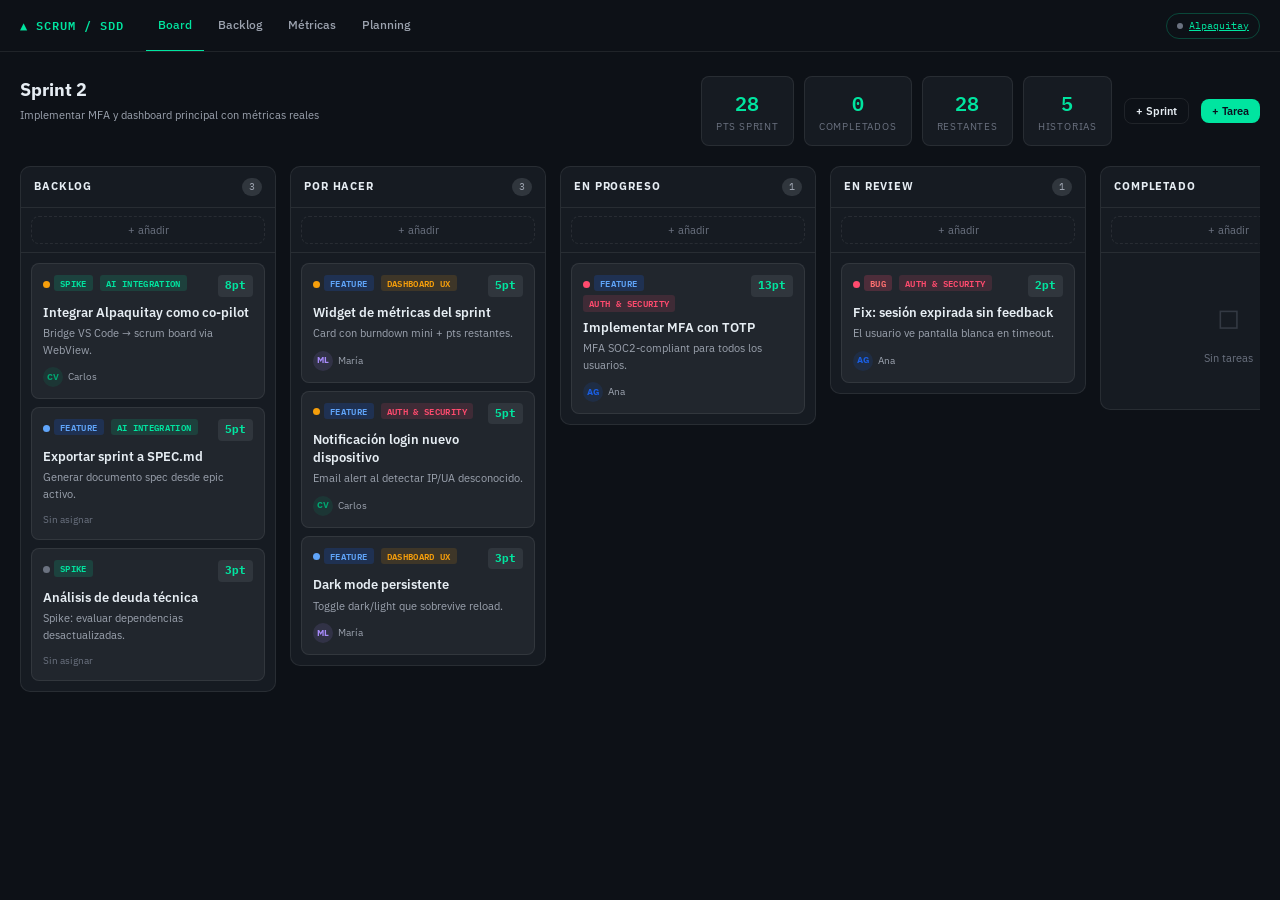
<file: index.html>
<!DOCTYPE html>
<html lang="es">
<head>
<meta charset="UTF-8">

<meta name="viewport" content="width=device-width, initial-scale=1.0">
<meta name="theme-color" content="#050a14">
<link rel="icon" href="/favicon.ico" sizes="any">
<link rel="shortcut icon" href="/favicon.ico">
<link rel="icon" type="image/svg+xml" href="/icons/favicon.svg">
<link rel="icon" type="image/png" sizes="16x16" href="/icons/favicon-16x16.png">
<link rel="icon" type="image/png" sizes="32x32" href="/icons/favicon-32x32.png">
<link rel="icon" type="image/png" sizes="48x48" href="/icons/favicon-48x48.png">
<link rel="icon" type="image/png" sizes="96x96" href="/icons/favicon-96x96.png">
<link rel="apple-touch-icon" sizes="180x180" href="/icons/apple-touch-icon.png">
<link rel="manifest" href="/icons/site.webmanifest">
<title>Board — Scrum / SDD | Alpaquitay</title>
<link rel="preconnect" href="https://fonts.googleapis.com">
<link href="https://fonts.googleapis.com/css2?family=IBM+Plex+Mono:wght@300;400;600&family=IBM+Plex+Sans:wght@300;400;600;700&display=swap" rel="stylesheet">
<link rel="stylesheet" href="style.css">
<link rel="stylesheet" href="https://www.specsolid.com/shared/specsolid-search.css">
</head>
<body>

<!-- NAV -->
<nav>
  <a href="./" class="nav-brand">▲ SCRUM / SDD</a>
  <a href="./" class="nav-btn active">Board</a>
  <a href="backlog/" class="nav-btn">Backlog</a>
  <a href="metricas/" class="nav-btn">Métricas</a>
  <a href="planning/" class="nav-btn">Planning</a>
  <div class="nav-spacer"></div>
  <a href="alpaquitay/" class="aq-badge" id="aqBadge">
    <div class="aq-dot" id="aqDot"></div>
    <span id="aqLabel">Alpaquitay</span>
  </a>
</nav>

<!-- PAGE: BOARD -->
<div id="page-board" class="page active">
  <div class="container">
    <div class="sprint-hd">
      <div>
        <h2 id="sprintName">—</h2>
        <p id="sprintGoal">—</p>
      </div>
      <div style="display:flex;align-items:center;gap:12px;flex-wrap:wrap">
        <div class="sprint-stats" id="sprintStats"></div>
        <button class="btn btn-sm btn-o" onclick="openModal('sprint')">+ Sprint</button>
        <button class="btn btn-sm btn-p" onclick="openModal('task',null,'todo')">+ Tarea</button>
      </div>
    </div>
    <div class="board" id="board"></div>
  </div>
</div>

<!-- MODAL: TASK -->
<div class="overlay" id="taskOverlay">
  <div class="modal">
    <h3 id="taskModalTitle">Nueva Historia</h3>
    <div class="frow">
      <div class="fg"><label class="fl">Tipo</label>
        <select class="fs" id="tType">
          <option value="feature">Feature</option>
          <option value="bug">Bug</option>
          <option value="tech">Tech Debt</option>
          <option value="spike">Spike</option>
        </select>
      </div>
      <div class="fg"><label class="fl">Prioridad</label>
        <select class="fs" id="tPriority">
          <option value="critical">Critical</option>
          <option value="high">High</option>
          <option value="medium" selected>Medium</option>
          <option value="low">Low</option>
        </select>
      </div>
    </div>
    <div class="fg"><label class="fl">Título</label><input class="fi" id="tTitle" placeholder="Como usuario quiero..."></div>
    <div class="fg"><label class="fl">Descripción</label><textarea class="ft" id="tDesc" placeholder="Contexto, restricciones, notas técnicas..."></textarea></div>
    <div class="frow">
      <div class="fg"><label class="fl">Puntos (Fibonacci)</label>
        <select class="fs" id="tPoints">
          <option value="1">1</option><option value="2">2</option>
          <option value="3">3</option><option value="5" selected>5</option>
          <option value="8">8</option><option value="13">13</option>
          <option value="21">21</option>
        </select>
      </div>
      <div class="fg"><label class="fl">Asignar a</label>
        <select class="fs" id="tAssignee"></select>
      </div>
    </div>
    <div class="fg"><label class="fl">Epic</label>
      <select class="fs" id="tEpic"><option value="">Sin epic</option></select>
    </div>
    <div class="fg"><label class="fl">Criterios de aceptación</label>
      <textarea class="ft" id="tAC" placeholder="✅ Dado... cuando... entonces...&#10;✅ El sistema debe..."></textarea>
    </div>
    <div style="display:flex;gap:8px;margin-top:6px">
      <button class="btn btn-sm btn-ai" onclick="aqEstimate()">✦ Estimar con AI</button>
      <button class="btn btn-sm btn-ai" onclick="aqRefineTask()">✦ Refinar historia</button>
    </div>
    <div class="mf">
      <button class="btn btn-o" onclick="closeModal('taskOverlay')">Cancelar</button>
      <button class="btn btn-p" onclick="saveTask()">Guardar</button>
    </div>
  </div>
</div>

<!-- MODAL: SPRINT -->
<div class="overlay" id="sprintOverlay">
  <div class="modal">
    <h3>Configurar Sprint</h3>
    <div class="fg"><label class="fl">Nombre del sprint</label><input class="fi" id="sName" placeholder="Sprint 3"></div>
    <div class="fg"><label class="fl">Objetivo del sprint</label><textarea class="ft" id="sGoal" placeholder="Al final de este sprint..."></textarea></div>
    <div class="frow">
      <div class="fg"><label class="fl">Inicio</label><input type="date" class="fi" id="sStart"></div>
      <div class="fg"><label class="fl">Fin</label><input type="date" class="fi" id="sEnd"></div>
    </div>
    <div class="fg"><label class="fl">Capacidad (pts)</label><input type="number" class="fi" id="sCapacity" value="40"></div>
    <div class="mf">
      <button class="btn btn-o" onclick="closeModal('sprintOverlay')">Cancelar</button>
      <button class="btn btn-p" onclick="saveSprint()">Activar Sprint</button>
    </div>
  </div>
</div>

<div class="toasts" id="toasts"></div>

<script>
window.SpecSearch = {
  site: 'scrum',
  lang: 'es',
  topics: ['Sprint Planning','Backlog','Kanban Board','Story Points','Velocity','Scrum Master','Retrospective','Definition of Done','User Story'],
};
</script>
<script src="https://www.specsolid.com/shared/specsolid-search.js" defer></script>
<script src="data.js"></script>
<script>
initState();
AQ.init();
renderBoard();
document.querySelectorAll('.overlay').forEach(ov => {
  ov.addEventListener('click', e => { if (e.target === ov) ov.classList.remove('open'); });
});
</script>
</body>
</html>
</file>
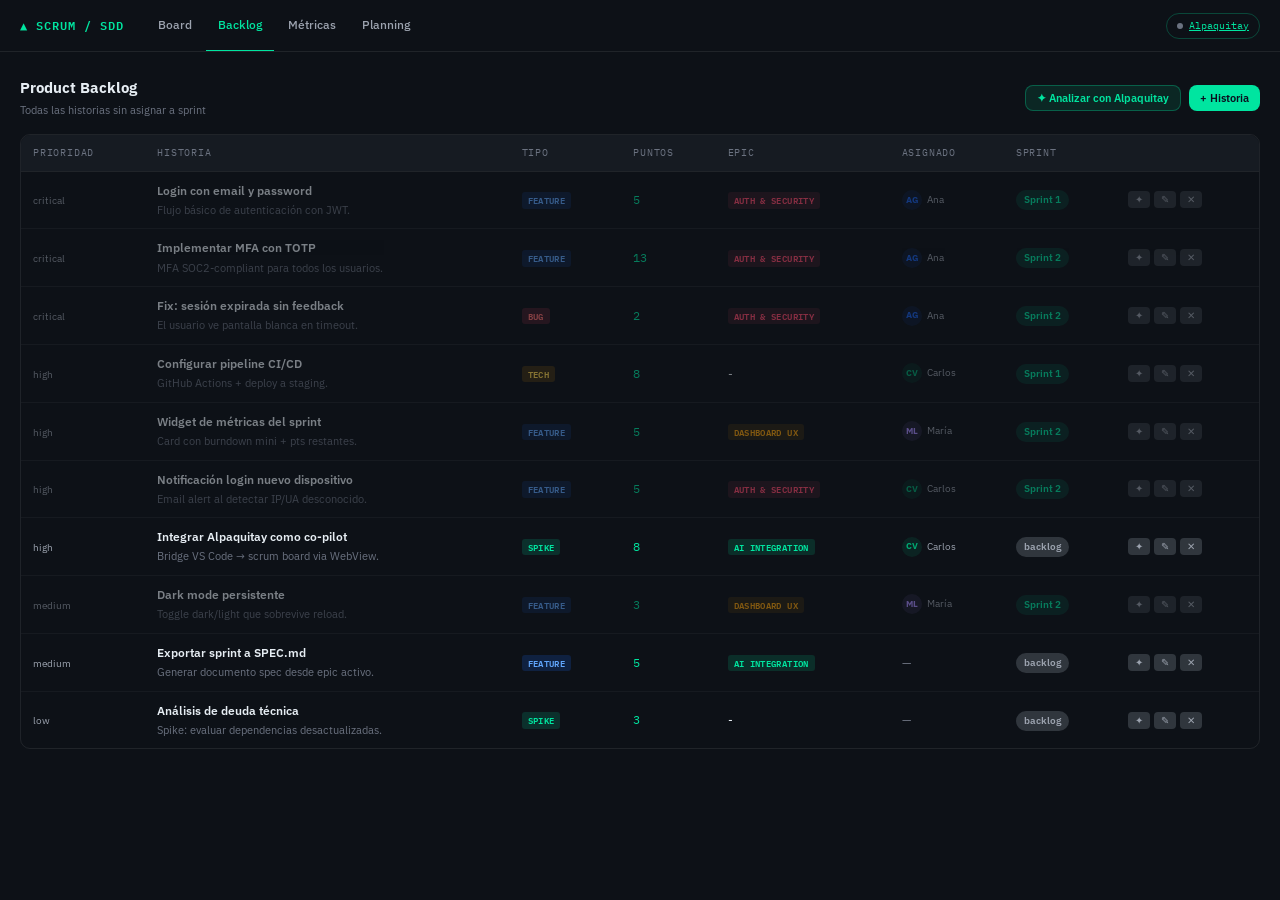
<file: backlog/index.html>
<!DOCTYPE html>
<html lang="es">
<head>
<meta charset="UTF-8">

<meta name="viewport" content="width=device-width, initial-scale=1.0">
<meta name="theme-color" content="#050a14">
<link rel="icon" href="/favicon.ico" sizes="any">
<link rel="shortcut icon" href="/favicon.ico">
<link rel="icon" type="image/svg+xml" href="/icons/favicon.svg">
<link rel="icon" type="image/png" sizes="16x16" href="/icons/favicon-16x16.png">
<link rel="icon" type="image/png" sizes="32x32" href="/icons/favicon-32x32.png">
<link rel="icon" type="image/png" sizes="48x48" href="/icons/favicon-48x48.png">
<link rel="icon" type="image/png" sizes="96x96" href="/icons/favicon-96x96.png">
<link rel="apple-touch-icon" sizes="180x180" href="/icons/apple-touch-icon.png">
<link rel="manifest" href="/icons/site.webmanifest">
<title>Backlog — Scrum / SDD | Alpaquitay</title>
<link rel="preconnect" href="https://fonts.googleapis.com">
<link href="https://fonts.googleapis.com/css2?family=IBM+Plex+Mono:wght@300;400;600&family=IBM+Plex+Sans:wght@300;400;600;700&display=swap" rel="stylesheet">
<link rel="stylesheet" href="../style.css">
</head>
<body>

<!-- NAV -->
<nav>
  <a href="../" class="nav-brand">▲ SCRUM / SDD</a>
  <a href="../" class="nav-btn">Board</a>
  <a href="../backlog/" class="nav-btn active">Backlog</a>
  <a href="../metricas/" class="nav-btn">Métricas</a>
  <a href="../planning/" class="nav-btn">Planning</a>
  <div class="nav-spacer"></div>
  <a href="../alpaquitay/" class="aq-badge" id="aqBadge">
    <div class="aq-dot" id="aqDot"></div>
    <span id="aqLabel">Alpaquitay</span>
  </a>
</nav>

<!-- PAGE: BACKLOG -->
<div id="page-backlog" class="page active">
  <div class="container">
    <div class="sh">
      <div><h2>Product Backlog</h2><p>Todas las historias sin asignar a sprint</p></div>
      <div class="sh-actions">
        <button class="btn btn-sm btn-ai" onclick="aqAnalyzeBacklog()">✦ Analizar con Alpaquitay</button>
        <button class="btn btn-sm btn-p" onclick="openModal('task',null,'backlog')">+ Historia</button>
      </div>
    </div>
    <div class="tbl-wrap">
      <table>
        <thead><tr id="backlogHead"></tr></thead>
        <tbody id="backlogBody"></tbody>
      </table>
    </div>
  </div>
</div>

<!-- MODAL: TASK -->
<div class="overlay" id="taskOverlay">
  <div class="modal">
    <h3 id="taskModalTitle">Nueva Historia</h3>
    <div class="frow">
      <div class="fg"><label class="fl">Tipo</label>
        <select class="fs" id="tType">
          <option value="feature">Feature</option>
          <option value="bug">Bug</option>
          <option value="tech">Tech Debt</option>
          <option value="spike">Spike</option>
        </select>
      </div>
      <div class="fg"><label class="fl">Prioridad</label>
        <select class="fs" id="tPriority">
          <option value="critical">Critical</option>
          <option value="high">High</option>
          <option value="medium" selected>Medium</option>
          <option value="low">Low</option>
        </select>
      </div>
    </div>
    <div class="fg"><label class="fl">Título</label><input class="fi" id="tTitle" placeholder="Como usuario quiero..."></div>
    <div class="fg"><label class="fl">Descripción</label><textarea class="ft" id="tDesc" placeholder="Contexto, restricciones, notas técnicas..."></textarea></div>
    <div class="frow">
      <div class="fg"><label class="fl">Puntos (Fibonacci)</label>
        <select class="fs" id="tPoints">
          <option value="1">1</option><option value="2">2</option>
          <option value="3">3</option><option value="5" selected>5</option>
          <option value="8">8</option><option value="13">13</option>
          <option value="21">21</option>
        </select>
      </div>
      <div class="fg"><label class="fl">Asignar a</label>
        <select class="fs" id="tAssignee"></select>
      </div>
    </div>
    <div class="fg"><label class="fl">Epic</label>
      <select class="fs" id="tEpic"><option value="">Sin epic</option></select>
    </div>
    <div class="fg"><label class="fl">Criterios de aceptación</label>
      <textarea class="ft" id="tAC" placeholder="✅ Dado... cuando... entonces...&#10;✅ El sistema debe..."></textarea>
    </div>
    <div style="display:flex;gap:8px;margin-top:6px">
      <button class="btn btn-sm btn-ai" onclick="aqEstimate()">✦ Estimar con AI</button>
      <button class="btn btn-sm btn-ai" onclick="aqRefineTask()">✦ Refinar historia</button>
    </div>
    <div class="mf">
      <button class="btn btn-o" onclick="closeModal('taskOverlay')">Cancelar</button>
      <button class="btn btn-p" onclick="saveTask()">Guardar</button>
    </div>
  </div>
</div>

<div class="toasts" id="toasts"></div>

<script src="../data.js"></script>
<script>
initState();
AQ.init();
renderBacklog();
document.querySelectorAll('.overlay').forEach(ov => {
  ov.addEventListener('click', e => { if (e.target === ov) ov.classList.remove('open'); });
});
</script>
</body>
</html>
</file>
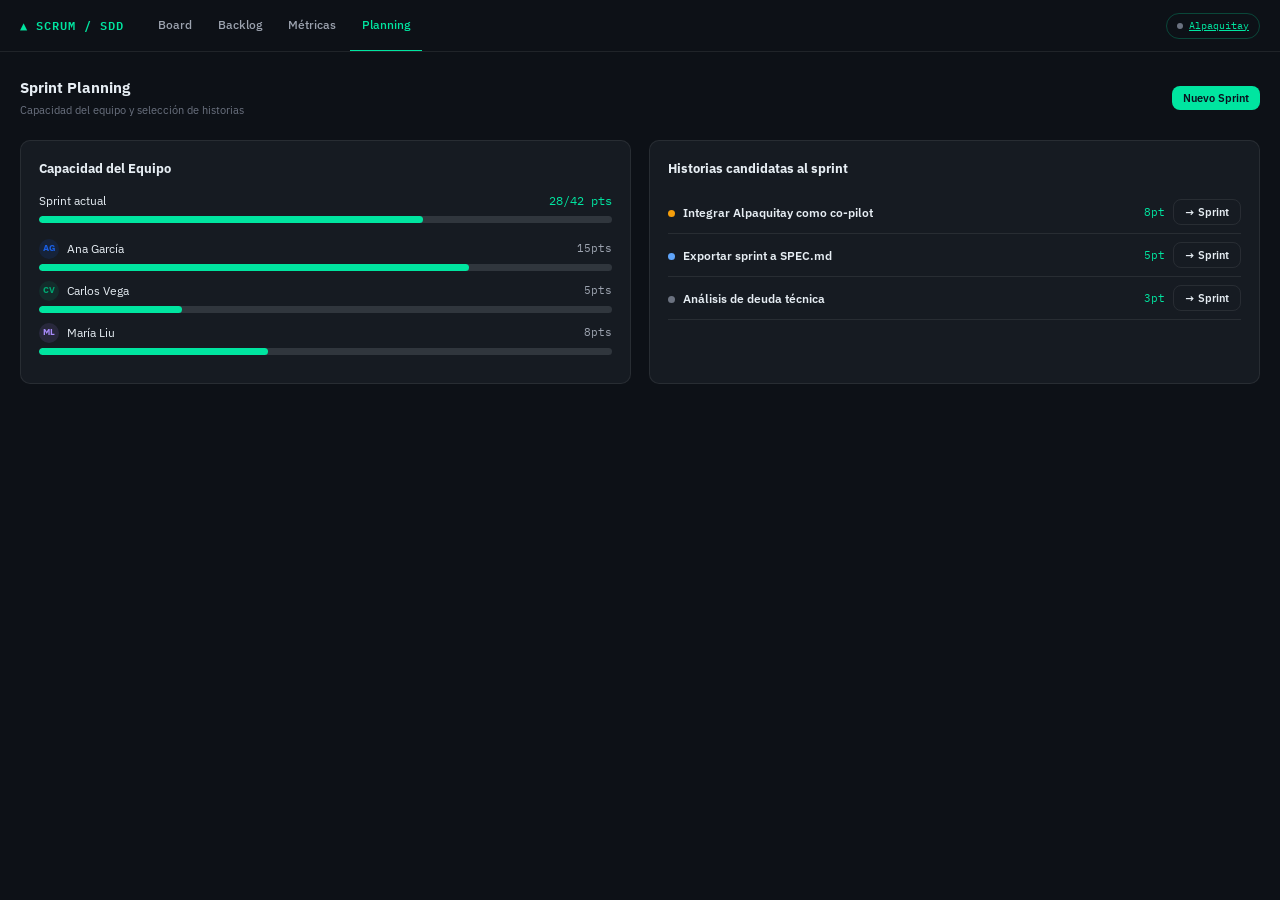
<file: planning/index.html>
<!DOCTYPE html>
<html lang="es">
<head>
<meta charset="UTF-8">

<meta name="viewport" content="width=device-width, initial-scale=1.0">
<meta name="theme-color" content="#050a14">
<link rel="icon" href="/favicon.ico" sizes="any">
<link rel="shortcut icon" href="/favicon.ico">
<link rel="icon" type="image/svg+xml" href="/icons/favicon.svg">
<link rel="icon" type="image/png" sizes="16x16" href="/icons/favicon-16x16.png">
<link rel="icon" type="image/png" sizes="32x32" href="/icons/favicon-32x32.png">
<link rel="icon" type="image/png" sizes="48x48" href="/icons/favicon-48x48.png">
<link rel="icon" type="image/png" sizes="96x96" href="/icons/favicon-96x96.png">
<link rel="apple-touch-icon" sizes="180x180" href="/icons/apple-touch-icon.png">
<link rel="manifest" href="/icons/site.webmanifest">
<title>Planning — Scrum / SDD | Alpaquitay</title>
<link rel="preconnect" href="https://fonts.googleapis.com">
<link href="https://fonts.googleapis.com/css2?family=IBM+Plex+Mono:wght@300;400;600&family=IBM+Plex+Sans:wght@300;400;600;700&display=swap" rel="stylesheet">
<link rel="stylesheet" href="../style.css">
</head>
<body>

<!-- NAV -->
<nav>
  <a href="../" class="nav-brand">▲ SCRUM / SDD</a>
  <a href="../" class="nav-btn">Board</a>
  <a href="../backlog/" class="nav-btn">Backlog</a>
  <a href="../metricas/" class="nav-btn">Métricas</a>
  <a href="../planning/" class="nav-btn active">Planning</a>
  <div class="nav-spacer"></div>
  <a href="../alpaquitay/" class="aq-badge" id="aqBadge">
    <div class="aq-dot" id="aqDot"></div>
    <span id="aqLabel">Alpaquitay</span>
  </a>
</nav>

<!-- PAGE: PLANNING -->
<div id="page-planning" class="page active">
  <div class="container">
    <div class="sh" style="margin-bottom:20px">
      <div><h2>Sprint Planning</h2><p>Capacidad del equipo y selección de historias</p></div>
      <button class="btn btn-sm btn-p" onclick="openModal('sprint')">Nuevo Sprint</button>
    </div>
    <div class="plan-grid">
      <div class="plan-card">
        <h3>Capacidad del Equipo</h3>
        <div id="teamCapacity"></div>
      </div>
      <div class="plan-card">
        <h3>Historias candidatas al sprint</h3>
        <div id="candidateItems"></div>
      </div>
    </div>
  </div>
</div>

<!-- MODAL: SPRINT -->
<div class="overlay" id="sprintOverlay">
  <div class="modal">
    <h3>Configurar Sprint</h3>
    <div class="fg"><label class="fl">Nombre del sprint</label><input class="fi" id="sName" placeholder="Sprint 3"></div>
    <div class="fg"><label class="fl">Objetivo del sprint</label><textarea class="ft" id="sGoal" placeholder="Al final de este sprint..."></textarea></div>
    <div class="frow">
      <div class="fg"><label class="fl">Inicio</label><input type="date" class="fi" id="sStart"></div>
      <div class="fg"><label class="fl">Fin</label><input type="date" class="fi" id="sEnd"></div>
    </div>
    <div class="fg"><label class="fl">Capacidad (pts)</label><input type="number" class="fi" id="sCapacity" value="40"></div>
    <div class="mf">
      <button class="btn btn-o" onclick="closeModal('sprintOverlay')">Cancelar</button>
      <button class="btn btn-p" onclick="saveSprint()">Activar Sprint</button>
    </div>
  </div>
</div>

<div class="toasts" id="toasts"></div>

<script src="../data.js"></script>
<script>
initState();
AQ.init();
renderPlanning();
document.querySelectorAll('.overlay').forEach(ov => {
  ov.addEventListener('click', e => { if (e.target === ov) ov.classList.remove('open'); });
});
</script>
</body>
</html>
</file>
<file: style.css>
:root {
  --ink:#0a0f1e; --paper:#f4f1eb;
  --s0:#0d1117; --s1:#161b22; --s2:#21262d; --s3:#30363d;
  --signal:#00e5a0; --signal-dim:#00a872;
  --accent:#ff4b6e; --blue:#1a5fe4; --warn:#f59e0b;
  --muted:#6b7280; --muted-lt:#9ca3af; --text:#e6edf3;
  --border:rgba(255,255,255,0.08);
  --radius:8px;
  --mono:'IBM Plex Mono',monospace;
  --sans:'IBM Plex Sans',sans-serif;
}
*,*::before,*::after{box-sizing:border-box;margin:0;padding:0}
html{scroll-behavior:smooth}
body{font-family:var(--sans);background:var(--s0);color:var(--text);min-height:100vh;font-size:14px;line-height:1.6}
::-webkit-scrollbar{width:5px;height:5px}
::-webkit-scrollbar-track{background:var(--s1)}
::-webkit-scrollbar-thumb{background:var(--s3);border-radius:3px}

/* NAV */
nav{position:sticky;top:0;z-index:100;background:var(--s0);border-bottom:1px solid var(--border);display:flex;align-items:center;height:52px;padding:0 20px;gap:2px;overflow-x:auto}
.nav-brand{font-family:var(--mono);font-size:12px;color:var(--signal);letter-spacing:.08em;white-space:nowrap;margin-right:20px;font-weight:600}
.nav-btn{background:none;border:none;color:var(--muted-lt);font-family:var(--sans);font-size:12px;padding:0 12px;height:52px;cursor:pointer;white-space:nowrap;transition:color .15s;border-bottom:2px solid transparent;font-weight:500}
.nav-btn:hover{color:#fff}
.nav-btn.active{color:var(--signal);border-bottom-color:var(--signal)}
.nav-spacer{flex:1}
.aq-badge{display:flex;align-items:center;gap:6px;font-family:var(--mono);font-size:10px;padding:4px 10px;border-radius:20px;border:1px solid rgba(0,229,160,.25);color:var(--signal);cursor:pointer;transition:background .2s;white-space:nowrap}
.aq-badge:hover{background:rgba(0,229,160,.08)}
.aq-dot{width:6px;height:6px;border-radius:50%;background:var(--muted);transition:background .3s}
.aq-dot.on{background:var(--signal);box-shadow:0 0 6px var(--signal)}

/* PAGES */
.page{display:none}
.page.active{display:block}

/* LAYOUT */
.container{max-width:1320px;margin:0 auto;padding:24px 20px}

/* SPRINT HEADER */
.sprint-hd{display:flex;align-items:flex-start;justify-content:space-between;gap:16px;margin-bottom:20px;flex-wrap:wrap}
.sprint-hd h2{font-size:18px;font-weight:700}
.sprint-hd p{font-size:11px;color:var(--muted-lt);margin-top:2px}
.sprint-stats{display:flex;gap:10px;flex-wrap:wrap}
.s-stat{background:var(--s1);border:1px solid var(--border);border-radius:var(--radius);padding:10px 14px;text-align:center;min-width:76px}
.s-stat .val{font-family:var(--mono);font-size:20px;font-weight:600;color:var(--signal)}
.s-stat .lbl{font-size:10px;color:var(--muted);text-transform:uppercase;letter-spacing:.08em}

/* BOARD */
.board{display:flex;gap:14px;min-height:62vh;overflow-x:auto;padding-bottom:8px;align-items:flex-start}
.col{min-width:256px;flex:1;background:var(--s1);border:1px solid var(--border);border-radius:10px;display:flex;flex-direction:column;max-height:78vh}
.col-hd{display:flex;align-items:center;justify-content:space-between;padding:11px 13px;border-bottom:1px solid var(--border);flex-shrink:0}
.col-title{font-size:11px;font-weight:700;text-transform:uppercase;letter-spacing:.08em}
.col-badge{font-family:var(--mono);font-size:10px;background:var(--s3);color:var(--muted-lt);padding:1px 7px;border-radius:10px}
.col-body{flex:1;padding:10px;display:flex;flex-direction:column;gap:8px;overflow-y:auto;min-height:80px}
.col-body.dov{background:rgba(0,229,160,.04);border-radius:0 0 10px 10px}
.col-add{padding:8px 10px;border-bottom:1px solid var(--border)}
.col-add button{width:100%;background:none;border:1px dashed var(--border);color:var(--muted);font-size:11px;padding:6px;border-radius:var(--radius);cursor:pointer;transition:color .15s,border-color .15s;font-family:var(--sans)}
.col-add button:hover{color:var(--signal);border-color:rgba(0,229,160,.3)}

/* TASK CARD */
.task{background:var(--s2);border:1px solid var(--border);border-radius:var(--radius);padding:11px;cursor:grab;transition:border-color .2s,box-shadow .2s;user-select:none}
.task:hover{border-color:rgba(0,229,160,.3);box-shadow:0 4px 16px rgba(0,0,0,.3)}
.task.dragging{opacity:.45;transform:scale(.97)}
.task-top{display:flex;align-items:flex-start;justify-content:space-between;gap:8px;margin-bottom:7px}
.task-pts{font-family:var(--mono);font-size:11px;font-weight:700;background:var(--s3);color:var(--signal);padding:2px 7px;border-radius:4px;white-space:nowrap;flex-shrink:0}
.task-title{font-size:12.5px;font-weight:600;line-height:1.4;margin-bottom:4px}
.task-desc{font-size:11px;color:var(--muted-lt);line-height:1.5;display:-webkit-box;-webkit-line-clamp:2;line-clamp:2;-webkit-box-orient:vertical;overflow:hidden}
.task-foot{display:flex;align-items:center;justify-content:space-between;margin-top:9px}
.task-actions{display:flex;gap:3px;opacity:0;transition:opacity .15s}
.task:hover .task-actions{opacity:1}
.t-btn{background:var(--s3);border:none;color:var(--muted-lt);padding:3px 7px;border-radius:4px;font-size:10px;cursor:pointer;transition:color .15s}
.t-btn:hover{color:#fff}
.t-btn.ai:hover{color:var(--signal)}
.t-btn.del:hover{color:var(--accent)}
.assignee-chip{display:flex;align-items:center;gap:5px;font-size:10px;color:var(--muted-lt)}
.avatar{width:20px;height:20px;border-radius:50%;font-size:9px;font-weight:700;display:flex;align-items:center;justify-content:center;flex-shrink:0}

/* TAGS */
.tag{display:inline-block;font-family:var(--mono);font-size:9px;padding:1px 6px;border-radius:3px;font-weight:600;text-transform:uppercase;letter-spacing:.04em;margin-right:3px}
.tag-feature{background:rgba(26,95,228,.2);color:#60a5fa}
.tag-bug{background:rgba(255,75,110,.2);color:#ff7070}
.tag-tech{background:rgba(245,158,11,.2);color:#fcd34d}
.tag-spike{background:rgba(0,229,160,.15);color:var(--signal)}
.tag-epic{background:rgba(139,92,246,.2);color:#a78bfa}

/* PRIORITY DOT */
.pdot{width:7px;height:7px;border-radius:50%;flex-shrink:0;margin-top:2px}
.p-c{background:#ff4b6e} .p-h{background:#f59e0b} .p-m{background:#60a5fa} .p-l{background:var(--muted)}

/* MODAL */
.overlay{display:none;position:fixed;inset:0;z-index:200;background:rgba(0,0,0,.72);backdrop-filter:blur(4px);align-items:flex-start;justify-content:center;padding-top:56px}
.overlay.open{display:flex}
.modal{background:var(--s1);border:1px solid var(--border);border-radius:12px;padding:26px;width:100%;max-width:500px;max-height:82vh;overflow-y:auto;box-shadow:0 20px 60px rgba(0,0,0,.5)}
.modal h3{font-size:15px;font-weight:700;margin-bottom:18px}
.fg{margin-bottom:13px}
.fl{display:block;font-size:10px;font-weight:600;color:var(--muted);text-transform:uppercase;letter-spacing:.06em;margin-bottom:4px}
.fi,.fs,.ft{width:100%;font-family:var(--sans);font-size:13px;padding:8px 11px;border:1.5px solid var(--border);border-radius:var(--radius);background:var(--s2);color:var(--text);outline:none;transition:border-color .15s}
.fi:focus,.fs:focus,.ft:focus{border-color:var(--signal)}
.ft{resize:vertical;min-height:72px}
.fs option{background:var(--s2)}
.frow{display:grid;grid-template-columns:1fr 1fr;gap:12px}
.mf{display:flex;gap:10px;justify-content:flex-end;margin-top:18px}

/* BUTTONS */
.btn{display:inline-flex;align-items:center;gap:6px;padding:8px 16px;border-radius:var(--radius);font-size:12px;font-weight:600;cursor:pointer;border:none;transition:transform .12s,opacity .12s;font-family:var(--sans)}
.btn:hover{transform:translateY(-1px)}
.btn:active{transform:none}
.btn-p{background:var(--signal);color:var(--ink)}
.btn-o{background:transparent;color:var(--text);border:1.5px solid var(--border)}
.btn-o:hover{border-color:var(--signal);color:var(--signal)}
.btn-d{background:transparent;color:var(--accent);border:1.5px solid rgba(255,75,110,.3)}
.btn-d:hover{background:rgba(255,75,110,.1)}
.btn-ai{background:rgba(0,229,160,.1);color:var(--signal);border:1px solid rgba(0,229,160,.3)}
.btn-ai:hover{background:rgba(0,229,160,.2)}
.btn-sm{padding:5px 11px;font-size:11px}

/* BACKLOG TABLE */
.tbl-wrap{overflow-x:auto;border-radius:10px;border:1px solid var(--border)}
table{width:100%;border-collapse:collapse}
thead th{font-family:var(--mono);font-size:10px;text-transform:uppercase;letter-spacing:.08em;color:var(--muted);padding:10px 12px;border-bottom:1px solid var(--border);text-align:left;font-weight:400;background:var(--s1)}
tbody td{padding:9px 12px;border-bottom:1px solid rgba(255,255,255,.04);font-size:12px;vertical-align:middle}
tbody tr:last-child td{border:none}
tbody tr:hover td{background:rgba(255,255,255,.02)}
tbody tr.in-sprint td{opacity:.5}

/* CHARTS */
.chart-grid{display:grid;grid-template-columns:1fr 1fr;gap:18px}
.chart-card{background:var(--s1);border:1px solid var(--border);border-radius:10px;padding:18px}
.chart-card h3{font-size:13px;font-weight:700;margin-bottom:3px}
.chart-card .sub{font-size:11px;color:var(--muted);margin-bottom:14px}

/* VELOCITY BARS */
.vel-bars{display:flex;gap:10px;align-items:flex-end;height:110px;margin-top:8px}
.vel-group{display:flex;gap:2px;align-items:flex-end;flex:1;flex-direction:column;align-items:center}
.vel-bar-row{display:flex;gap:2px;align-items:flex-end;width:100%}
.vel-bar{flex:1;border-radius:3px 3px 0 0;min-height:4px;transition:height .4s cubic-bezier(.34,1.56,.64,1)}
.vb-cmt{background:rgba(245,158,11,.6)}
.vb-cpl{background:var(--signal)}
.vel-lbl{font-size:9px;color:var(--muted);margin-top:4px;text-align:center}

/* AI PANEL */
.ai-panel{background:var(--s1);border:1px solid rgba(0,229,160,.2);border-radius:10px;padding:18px}
.ai-panel-title{display:flex;align-items:center;gap:8px;font-size:13px;font-weight:700;margin-bottom:12px;color:var(--signal)}
.ai-msg{background:var(--s2);border-radius:var(--radius);padding:12px;font-size:12px;line-height:1.65;color:var(--muted-lt);min-height:60px;border-left:3px solid var(--signal);white-space:pre-wrap;font-family:var(--mono)}
.ai-actions{display:flex;gap:8px;margin-top:12px;flex-wrap:wrap}

/* SECTION HEAD */
.sh{display:flex;align-items:center;justify-content:space-between;margin-bottom:14px;flex-wrap:wrap;gap:10px}
.sh h2{font-size:15px;font-weight:700}
.sh p{font-size:11px;color:var(--muted);margin-top:2px}
.sh-actions{display:flex;gap:8px}

/* BADGE */
.bdg{display:inline-block;padding:2px 8px;border-radius:20px;font-size:10px;font-weight:600}
.bdg-g{background:rgba(0,229,160,.15);color:var(--signal)}
.bdg-b{background:rgba(26,95,228,.2);color:#60a5fa}
.bdg-r{background:rgba(255,75,110,.2);color:#ff7070}
.bdg-w{background:rgba(245,158,11,.2);color:#fcd34d}
.bdg-gray{background:var(--s3);color:var(--muted-lt)}

/* CAPACITY BAR */
.cap-bar{height:7px;background:var(--s3);border-radius:4px;margin-top:5px;overflow:hidden}
.cap-fill{height:100%;border-radius:4px;background:var(--signal);transition:width .3s}
.cap-fill.over{background:var(--accent)}

/* EMPTY STATE */
.empty{display:flex;flex-direction:column;align-items:center;justify-content:center;padding:32px 16px;color:var(--muted);text-align:center}
.empty .eicon{font-size:28px;opacity:.35;margin-bottom:10px}
.empty p{font-size:11px}

/* TOAST */
.toasts{position:fixed;bottom:20px;right:20px;z-index:500;display:flex;flex-direction:column;gap:7px;pointer-events:none}
.toast{background:var(--s2);border:1px solid var(--border);border-radius:8px;padding:10px 14px;font-size:12px;display:flex;align-items:center;gap:8px;box-shadow:0 8px 24px rgba(0,0,0,.3);animation:tin .2s ease;pointer-events:auto}
.toast.ok{border-color:rgba(0,229,160,.4)}
.toast.err{border-color:rgba(255,75,110,.4)}
@keyframes tin{from{transform:translateX(16px);opacity:0}to{transform:none;opacity:1}}

/* SPRINT PLANNING */
.plan-grid{display:grid;grid-template-columns:1fr 1fr;gap:18px}
.plan-card{background:var(--s1);border:1px solid var(--border);border-radius:10px;padding:18px}
.plan-card h3{font-size:13px;font-weight:700;margin-bottom:12px}

/* RESPONSIVE */
@media(max-width:900px){
  .chart-grid,.plan-grid{grid-template-columns:1fr}
  .frow{grid-template-columns:1fr}
}
@media(max-width:700px){
  .board{flex-direction:column}
  .col{min-width:unset;max-height:unset}
  .sprint-hd{flex-direction:column}
  .sprint-stats{gap:7px}
}
@media(max-width:480px){
  nav{padding:0 12px}
  .container{padding:14px 12px}
  .s-stat{min-width:60px;padding:8px 10px}
  .s-stat .val{font-size:16px}
  .nav-brand{font-size:11px;margin-right:10px}
}

a.nav-btn { text-decoration: none; display: inline-flex; align-items: center; }
a.nav-brand { text-decoration: none; }
</file>
